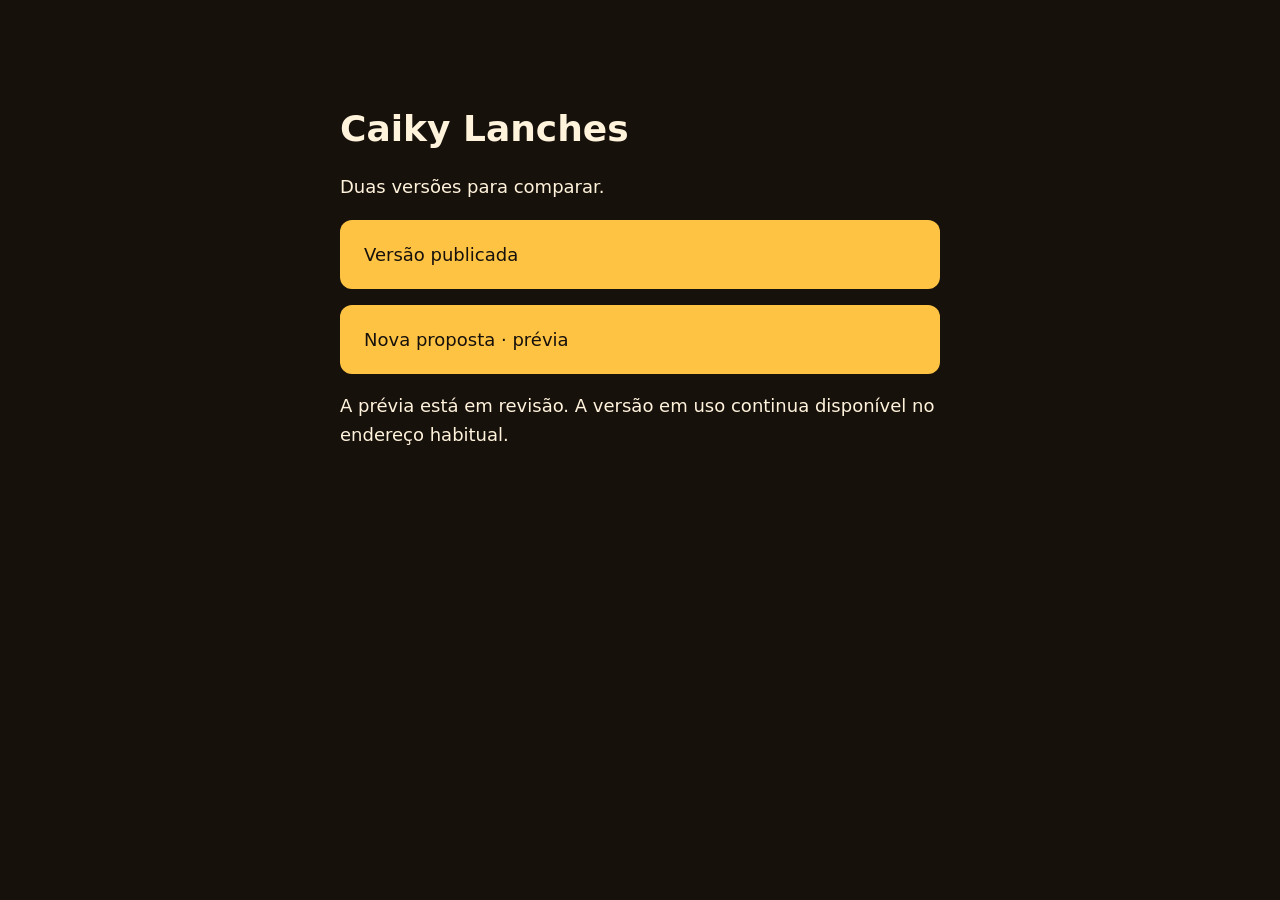
<file: index.html>
<!doctype html><html lang="pt-BR"><meta charset="utf-8"><meta name="viewport" content="width=device-width,initial-scale=1"><title>Caiky Lanches · Versões</title><style>body{font:18px system-ui;max-width:600px;margin:60px auto;padding:24px;background:#17110c;color:#fff3dc}a{display:block;padding:24px;background:#ffc344;color:#17110c;margin:16px 0;border-radius:12px;text-decoration:none}p{line-height:1.6}</style><h1>Caiky Lanches</h1><p>Duas versões para comparar.</p><a href="producao/">Versão publicada</a><a href="previa/">Nova proposta · prévia</a><p>A prévia está em revisão. A versão em uso continua disponível no endereço habitual.</p></html>
</file>
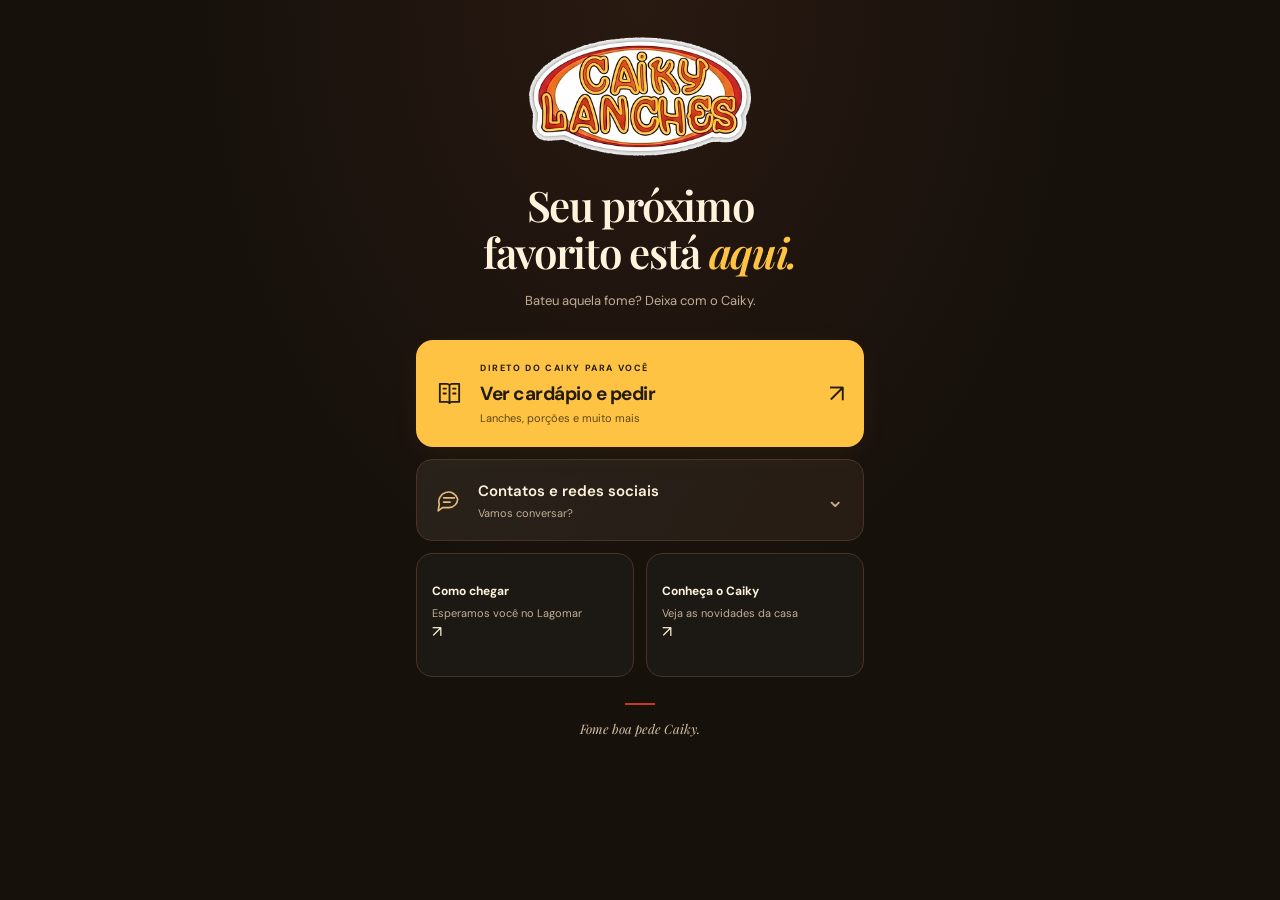
<file: previa/index.html>
<!doctype html>
<html lang="pt-BR"><head><meta charset="utf-8"><meta name="viewport" content="width=device-width,initial-scale=1"><meta name="theme-color" content="#17110c"><meta name="robots" content="noindex,nofollow"><meta name="description" content="Caiky Lanches: cardápio, pedidos e contatos em Lagomar, Macaé."><title>Caiky Lanches · Seu próximo favorito</title><link rel="icon" href="logo.png"><link rel="stylesheet" href="style.css"></head>
<body><a class="skip" href="#opcoes">Ir para as opções</a><main><header><img class="logo" src="logo.png" width="230" height="122" alt="Caiky Lanches"><h1>Seu próximo<br>favorito está <em>aqui.</em></h1><p class="welcome">Bateu aquela fome? Deixa com o Caiky.</p></header>
<nav id="opcoes" aria-label="Opções do Caiky Lanches"><a class="menu-primary" href="https://pedido.anota.ai/loja/caikylanches" target="_blank" rel="noopener noreferrer"><span class="icon" aria-hidden="true"><svg viewBox="0 0 24 24"><path d="M4 4h6a3 3 0 0 1 2 1 3 3 0 0 1 2-1h6v15h-6a3 3 0 0 0-2 1 3 3 0 0 0-2-1H4zM12 5v15M7 8h2M7 12h2M15 8h2M15 12h2"/></svg></span><span><small>DIRETO DO CAIKY PARA VOCÊ</small><strong>Ver cardápio e pedir</strong><span class="caption">Lanches, porções e muito mais</span></span><span class="arrow" aria-hidden="true">↗</span></a>
<details class="group"><summary><span class="icon" aria-hidden="true"><svg viewBox="0 0 24 24"><path d="M20 11a8 8 0 0 1-8 8H6l-4 3 1-6a8 8 0 1 1 17-5ZM7 10h10M7 14h6"/></svg></span><span><strong>Contatos e redes sociais</strong><span class="caption">Vamos conversar?</span></span><span class="chevron" aria-hidden="true">⌄</span></summary><div class="options"><a href="https://wa.me/5522999971096" target="_blank" rel="noopener noreferrer"><span><strong>Fale com a gente</strong><small>WhatsApp · (22) 99997-1096</small></span><span aria-hidden="true">↗</span></a><a href="https://www.instagram.com/lagomarcaikylanches/" target="_blank" rel="noopener noreferrer"><span><strong>Nosso Instagram</strong><small>@lagomarcaikylanches</small></span><span aria-hidden="true">↗</span></a></div></details>
<div class="secondary-grid"><a href="https://maps.google.com/?q=Caiky+Lanches+Lagomar+Macae" target="_blank" rel="noopener noreferrer"><span><strong>Como chegar</strong><small>Esperamos você no Lagomar</small></span><span aria-hidden="true">↗</span></a><a href="https://www.instagram.com/lagomarcaikylanches/" target="_blank" rel="noopener noreferrer"><span><strong>Conheça o Caiky</strong><small>Veja as novidades da casa</small></span><span aria-hidden="true">↗</span></a></div></nav><footer><span class="footer-rule"></span><p>Fome boa pede Caiky.</p></footer></main><script src="app.js"></script></body></html>
</file>
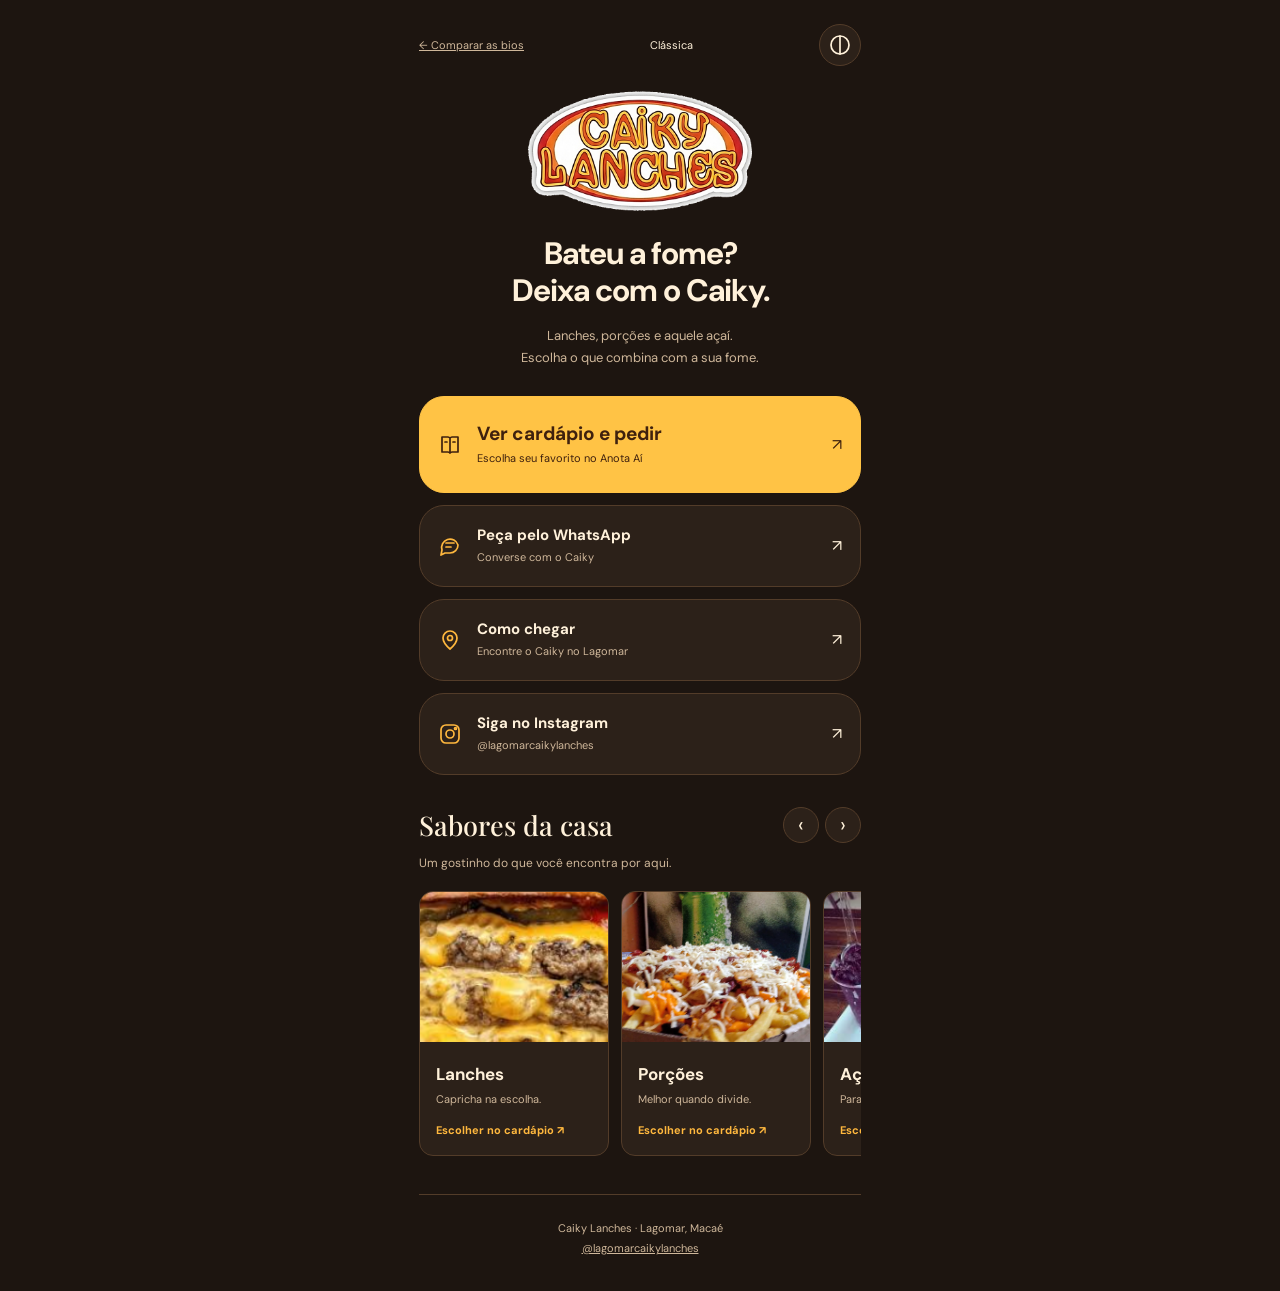
<file: previa/bio-v1.html>
<!doctype html><html lang="pt-BR"><head><meta charset="utf-8"><meta name="viewport" content="width=device-width,initial-scale=1"><meta name="robots" content="noindex,nofollow"><meta name="theme-color" content="#1d1510"><meta name="description" content="Cardápio, pedidos, contatos e sabores do Caiky Lanches em Lagomar, Macaé."><title>Caiky Lanches · Bio clássica</title><link rel="icon" href="logo.png"><link rel="stylesheet" href="bio.css"></head><body class="classic dark"><a class="skip" href="#opcoes">Ir para as opções</a><main><div class="toolbar"><a href="bios.html">← Comparar as bios</a><span>Clássica</span><button class="theme" aria-label="Ativar tema claro" aria-pressed="true" type="button"><svg viewBox="0 0 24 24" aria-hidden="true" fill="none" stroke="currentColor" stroke-width="1.7" stroke-linecap="round" stroke-linejoin="round"><circle cx="12" cy="12" r="9"/><path d="M12 3v18"/></svg></button></div><header><img class="logo" src="logo.png" width="232" height="123" alt="Caiky Lanches"><h1>Bateu a fome?<br>Deixa com o Caiky.</h1><p>Lanches, porções e aquele açaí.<br>Escolha o que combina com a sua fome.</p></header><nav id="opcoes" class="actions" aria-label="Pedidos e contatos do Caiky"><a class="action primary" href="https://pedido.anota.ai/loja/caikylanches" target="_blank" rel="noopener noreferrer"><span class="icon"><svg viewBox="0 0 24 24" aria-hidden="true" fill="none" stroke="currentColor" stroke-width="1.7" stroke-linecap="round" stroke-linejoin="round"><path d="M4 4h6a3 3 0 0 1 2 1 3 3 0 0 1 2-1h6v15h-6a3 3 0 0 0-2 1 3 3 0 0 0-2-1H4zM12 5v15M7 9h2M15 9h2"/></svg></span><span><strong>Ver cardápio e pedir</strong><small>Escolha seu favorito no Anota Aí</small></span><span class="arrow" aria-hidden="true">↗</span></a><a class="action " href="https://wa.me/5522999971096?text=Ol%C3%A1!%20Vim%20pela%20bio%20e%20gostaria%20de%20fazer%20um%20pedido." target="_blank" rel="noopener noreferrer"><span class="icon"><svg viewBox="0 0 24 24" aria-hidden="true" fill="none" stroke="currentColor" stroke-width="1.7" stroke-linecap="round" stroke-linejoin="round"><path d="M20 11a8 8 0 0 1-8 8H7l-4 2 1-5a8 8 0 1 1 16-5ZM8 9h8M8 13h5"/></svg></span><span><strong>Peça pelo WhatsApp</strong><small>Converse com o Caiky</small></span><span class="arrow" aria-hidden="true">↗</span></a><a class="action " href="https://maps.google.com/?q=Caiky+Lanches+Lagomar+Macae" target="_blank" rel="noopener noreferrer"><span class="icon"><svg viewBox="0 0 24 24" aria-hidden="true" fill="none" stroke="currentColor" stroke-width="1.7" stroke-linecap="round" stroke-linejoin="round"><path d="M19 10c0 5-7 11-7 11S5 15 5 10a7 7 0 1 1 14 0Z"/><circle cx="12" cy="10" r="2.5"/></svg></span><span><strong>Como chegar</strong><small>Encontre o Caiky no Lagomar</small></span><span class="arrow" aria-hidden="true">↗</span></a><a class="action " href="https://www.instagram.com/lagomarcaikylanches/" target="_blank" rel="noopener noreferrer"><span class="icon"><svg viewBox="0 0 24 24" aria-hidden="true" fill="none" stroke="currentColor" stroke-width="1.7" stroke-linecap="round" stroke-linejoin="round"><rect x="3" y="3" width="18" height="18" rx="5"/><circle cx="12" cy="12" r="4"/><circle cx="17.5" cy="6.5" r="1"/></svg></span><span><strong>Siga no Instagram</strong><small>@lagomarcaikylanches</small></span><span class="arrow" aria-hidden="true">↗</span></a></nav><section aria-labelledby="sabores"><div class="section-head"><h2 id="sabores">Sabores da casa</h2><div class="controls"><button type="button" data-move="-1" aria-label="Ver produtos anteriores">‹</button><button type="button" data-move="1" aria-label="Ver próximos produtos">›</button></div></div><p class="intro">Um gostinho do que você encontra por aqui.</p><div class="products" tabindex="0" role="region" aria-label="Produtos do Caiky"><a class="product" href="https://pedido.anota.ai/loja/caikylanches" target="_blank" rel="noopener noreferrer"><img src="bio-assets/burger_real.jpg" alt="Lanches — foto do acervo do Caiky" width="190" height="150" loading="lazy"><div><strong>Lanches</strong><p>Capricha na escolha.</p><span>Escolher no cardápio ↗</span></div></a><a class="product" href="https://pedido.anota.ai/loja/caikylanches" target="_blank" rel="noopener noreferrer"><img src="bio-assets/batata_real.jpg" alt="Porções — foto do acervo do Caiky" width="190" height="150" loading="lazy"><div><strong>Porções</strong><p>Melhor quando divide.</p><span>Escolher no cardápio ↗</span></div></a><a class="product" href="https://pedido.anota.ai/loja/caikylanches" target="_blank" rel="noopener noreferrer"><img src="bio-assets/acai_real.jpg" alt="Açaí — foto do acervo do Caiky" width="190" height="150" loading="lazy"><div><strong>Açaí</strong><p>Para fechar do seu jeito.</p><span>Escolher no cardápio ↗</span></div></a><a class="product" href="https://pedido.anota.ai/loja/caikylanches" target="_blank" rel="noopener noreferrer"><img src="bio-assets/pastel_real.jpg" alt="Pastéis — foto do acervo do Caiky" width="190" height="150" loading="lazy"><div><strong>Pastéis</strong><p>Mais um bom motivo.</p><span>Escolher no cardápio ↗</span></div></a></div></section><footer>Caiky Lanches · Lagomar, Macaé<br><a href="https://www.instagram.com/lagomarcaikylanches/" target="_blank" rel="noopener noreferrer">@lagomarcaikylanches</a></footer></main><script src="bio.js"></script></body></html>
</file>
<file: previa/style.css>
@import url('https://fonts.googleapis.com/css2?family=DM+Sans:wght@400;500;600;700&family=Playfair+Display:ital,wght@0,600;0,700;1,600&display=swap');
:root{color-scheme:dark;--bg:#141210;--cream:#fff0d9;--muted:#b5a99a;--yellow:#ffd132;--line:#3a332b;--card:#211e19;--red:#f4252d}
*{box-sizing:border-box}body{margin:0;background:var(--bg);color:var(--cream);font-family:'DM Sans',sans-serif;-webkit-font-smoothing:antialiased;background-image:radial-gradient(ellipse at 50% 0, #4b2a1b55,transparent 48%);min-height:100svh}main{max-width:496px;margin:auto;padding:36px 24px 24px}header{text-align:center}.eyebrow{display:flex;align-items:center;justify-content:center;gap:12px;font-size:9px;letter-spacing:2.5px;color:var(--muted);font-weight:600}.eyebrow span{width:28px;height:1px;background:var(--line)}.logo{display:block;object-fit:cover;border-radius:50%;margin:25px auto 19px;box-shadow:0 0 0 5px #141210,0 0 0 6px #6c4c23}.since{font-size:9px;letter-spacing:2px;color:var(--yellow);margin:22px 0 13px;font-weight:600}h1{font-family:'Playfair Display',Georgia,serif;font-size:43px;line-height:1.12;letter-spacing:-1.3px;margin:0;font-weight:600}h1 em{color:var(--yellow);font-weight:600}.welcome{font-size:12px;color:var(--muted);margin:15px 0 28px;line-height:1.6}nav{display:grid;gap:12px}a{color:inherit;text-decoration:none}button,summary,a{-webkit-tap-highlight-color:transparent}a:focus-visible,summary:focus-visible{outline:3px solid var(--yellow);outline-offset:5px}.menu-primary{background:var(--yellow);color:#231c0e;display:flex;align-items:center;gap:16px;padding:22px 19px;border-radius:17px;position:relative;box-shadow:0 7px 30px #ffd1320d;transition:transform .2s,background .2s}.menu-primary small{display:block;font-size:8px;font-weight:700;letter-spacing:1.6px;margin-bottom:7px}.menu-primary strong{font-size:19px;letter-spacing:-.5px}.caption{display:block;font-size:11px;font-weight:400;color:var(--muted);margin-top:5px}.menu-primary .caption{color:#5d4715}.icon{width:29px;height:29px;flex-shrink:0}.icon svg,svg{width:100%;height:100%;fill:none;stroke:currentColor;stroke-width:1.5;stroke-linecap:round;stroke-linejoin:round}.arrow{margin-left:auto;font-size:25px}.group{border:1px solid var(--line);background:linear-gradient(120deg,#28221b,var(--card));border-radius:16px;overflow:hidden}.group summary{list-style:none;display:flex;align-items:center;gap:16px;padding:19px;cursor:pointer;min-height:80px}.group summary::-webkit-details-marker{display:none}.group summary>.icon{color:#e6bc79;width:26px;height:26px}.group strong{font-size:15px;font-weight:600}.chevron{margin-left:auto;font-size:22px;color:var(--muted);transition:transform .2s}.group[open] .chevron{transform:rotate(180deg)}.group[open]{border-color:#8e6f37}.options{padding:0 15px 9px}.options a{border-top:1px solid var(--line);padding:16px 4px;display:flex;gap:12px;align-items:center;justify-content:space-between}.options a strong{font-size:13px}.options a small{display:block;margin-top:5px;font-size:11px;color:var(--muted)}.reservation strong{color:var(--yellow)}.secondary-grid{display:grid;grid-template-columns:1fr 1fr;gap:12px}.secondary-grid a{position:relative;border:1px solid var(--line);border-radius:16px;padding:18px 15px;background:#1c1915;min-height:124px;transition:border-color .2s}.secondary-grid strong{display:block;font-size:12px;margin-top:11px}.secondary-grid small{font-size:9px;color:var(--muted);display:block;margin-top:6px}.mini-icon{display:block;width:23px;height:23px;color:#e6bc79;font-size:30px;line-height:23px}.corner{position:absolute;top:19px;right:15px;font-size:16px;color:var(--muted)}footer{text-align:center;padding-top:26px}.footer-rule{display:block;width:30px;height:2px;margin:0 auto 15px;background:var(--red)}footer p{font-family:'Playfair Display',Georgia,serif;font-style:italic;font-size:13px;margin:0 0 12px;color:#d5c2a8}footer small{font-size:8px;letter-spacing:1.7px;color:#9c8e7e}.skip{position:absolute;top:-100px;padding:12px;background:var(--cream);color:var(--bg)}.skip:focus{top:10px;z-index:10}@media(min-width:700px){main{padding-top:42px;padding-bottom:30px}h1{font-size:48px}}@media(max-width:350px){main{padding-left:16px;padding-right:16px}h1{font-size:38px}.menu-primary{gap:12px}.menu-primary strong{font-size:17px}.secondary-grid a{padding:16px 12px}.secondary-grid strong{font-size:11px}}@media(prefers-reduced-motion:reduce){*{transition:none!important}}

/* Small feedback on touch; hover effects only on devices with a mouse. */
main{padding-top:max(24px,env(safe-area-inset-top));padding-bottom:max(24px,env(safe-area-inset-bottom))}
.logo{margin-top:12px}
.menu-primary,.secondary-grid a,.group summary,.options a{
  touch-action:manipulation;
  transition:transform 160ms ease-out,background-color 160ms ease-out,border-color 160ms ease-out;
}
.group{transition:border-color 180ms ease-out}
.menu-primary:active,.secondary-grid a:active{transform:scale(.98)}
.group summary:active,.options a:active{background-color:#ffd1320d;transform:scale(.99)}
.options a{min-height:60px}
@media(hover:hover) and (pointer:fine){
  .menu-primary:hover{background:#ffdc5e;transform:translateY(-2px)}
  .secondary-grid a:hover{border-color:#8e6f37;transform:translateY(-2px)}
  .group summary:hover{background-color:#ffd13208}
  .options a:hover strong{color:var(--yellow)}
}
@media(prefers-reduced-motion:no-preference){
  header{animation:arrive 380ms ease-out both}
  nav{animation:arrive 420ms 60ms ease-out both}
  .group[open] .options{animation:unfold 200ms ease-out both}
  @supports(interpolate-size:allow-keywords){
    .group{interpolate-size:allow-keywords}
    .group::details-content{
      block-size:0;opacity:0;overflow:clip;
      transition:block-size 220ms ease-out,opacity 180ms ease-out,content-visibility 220ms allow-discrete;
    }
    .group[open]::details-content{block-size:auto;opacity:1}
    .group[open] .options{animation:none}
  }
}
@keyframes arrive{from{opacity:0;transform:translateY(5px)}to{opacity:1;transform:translateY(0)}}
@keyframes unfold{from{opacity:0;transform:translateY(-3px)}to{opacity:1;transform:translateY(0)}}
@media(prefers-reduced-motion:reduce){
  *,*::before,*::after{animation:none!important;transition:none!important}
  .menu-primary:active,.secondary-grid a:active,.group summary:active,.options a:active{transform:none}
}

/* Caiky: oval logo, warm yellow and red from the original artwork. */
:root{--bg:#17110c;--cream:#fff3dc;--muted:#c3ae96;--yellow:#ffc344;--line:#493327;--card:#271c14;--red:#c83922}
.logo{width:230px;height:auto;border-radius:0;object-fit:contain;box-shadow:none;margin:10px auto 26px;max-width:80%}
h1{font-size:42px}.welcome{font-size:13px}.menu-primary small{font-size:9px}.secondary-grid small{font-size:11px;line-height:1.5}
.wifi-action{width:100%;font:inherit;color:inherit;background:none;text-align:left;border:0;cursor:pointer;min-height:64px;padding:16px 4px;display:block}.wifi-action strong{font-size:13px}.wifi-action small{display:block;margin-top:5px;color:var(--muted);font-size:12px}.wifi-action:focus-visible{outline:3px solid var(--yellow);outline-offset:3px}.wifi-box{padding:0 4px 16px}.wifi-box img{width:150px;height:150px;display:block;background:white;margin:12px auto}.wifi-box p{font-size:12px;text-align:center;color:var(--muted)}.wifi-box code{font-size:14px;color:var(--cream);user-select:all}.wifi-box[hidden]{display:none}.status{min-height:20px;color:var(--yellow);font-size:12px}.since{margin-top:0}.preview-note{font-size:11px;color:var(--muted);margin-top:18px}
@media(max-width:350px){h1{font-size:36px}.logo{width:210px}}
</file>
<file: previa/bio.css>
@import url('https://fonts.googleapis.com/css2?family=DM+Sans:wght@400;500;600;700&family=Playfair+Display:wght@500;600&display=swap');
*{box-sizing:border-box}body{margin:0;--bg:#fff6e8;--card:#fffdf8;--ink:#512918;--muted:#795942;--line:#e5ceac;--accent:#b52f1b;--gold:#ffbf37;background:var(--bg);color:var(--ink);font-family:'DM Sans',Arial,sans-serif}body.dark{--bg:#1d1510;--card:#2c2119;--ink:#fff1da;--muted:#cfb79a;--line:#533c29;--accent:#ffb83e;--gold:#ffc345;color-scheme:dark}main{max-width:490px;padding:24px;margin:auto}.toolbar{display:flex;justify-content:space-between;align-items:center;gap:14px;font-size:11px}.toolbar>a{color:var(--muted)}button{font:inherit;cursor:pointer}.theme{width:42px;height:42px;border:1px solid var(--line);border-radius:50%;color:var(--ink);background:var(--card)}svg{width:24px;height:24px;vertical-align:middle}header{text-align:center;padding:22px 0 27px}.logo{display:block;width:232px;max-width:90%;height:auto;margin:0 auto 24px}h1{font:500 45px/1.1 'Playfair Display',Georgia,serif;letter-spacing:-1.5px;margin:0 auto 16px}header p{font-size:13px;line-height:1.7;color:var(--muted);margin:0}.actions{display:grid;gap:12px}.action{text-decoration:none;color:var(--ink);display:flex;align-items:center;gap:15px;padding:19px 18px;min-height:82px;border:1px solid var(--line);border-radius:16px;background:var(--card)}.action strong{display:block;font-size:15px}.action small{display:block;font-size:11px;line-height:1.6;color:var(--muted);margin-top:4px}.action .icon{color:var(--accent);flex-shrink:0}.arrow{margin-left:auto}.primary{background:var(--accent);color:#fff9eb;border-color:var(--accent);padding-top:24px;padding-bottom:24px}.primary .icon,.primary small{color:inherit}.primary strong{font-size:19px}.dark .primary{color:#35190c}.pair{display:grid;grid-template-columns:1fr 1fr;gap:12px}.pair .action{display:block;padding:18px 14px}.pair .icon{display:block;margin-bottom:12px}.pair .arrow{display:none}.pair strong{font-size:13px}.pair small{font-size:10px}details{background:var(--card);border:1px solid var(--line);border-radius:16px;overflow:hidden}summary{display:flex;align-items:center;gap:15px;padding:20px 18px;cursor:pointer;list-style:none}summary::-webkit-details-marker{display:none}summary strong{font-size:15px}summary small{display:block;font-size:11px;color:var(--muted);margin-top:4px}summary>span:last-child{margin-left:auto}details[open] summary>span:last-child{transform:rotate(45deg)}.inside{padding:0 14px 10px}.inside .action{border:0;border-top:1px solid var(--line);border-radius:0;padding:16px 4px;min-height:65px}section{padding-top:32px}.section-head{display:flex;align-items:center;justify-content:space-between;gap:12px}.section-head h2{font:500 27px 'Playfair Display',Georgia,serif;margin:0}.controls{display:flex;gap:6px}.controls button{border:1px solid var(--line);background:var(--card);color:var(--ink);width:36px;height:36px;border-radius:50%;font-size:21px}.intro{font-size:12px;color:var(--muted);line-height:1.7;margin:10px 0 18px}.products{display:grid;gap:12px}.product{display:flex;gap:16px;align-items:center;padding:12px;background:var(--card);border:1px solid var(--line);border-radius:14px;text-decoration:none;color:var(--ink)}.product img{width:94px;height:94px;border-radius:9px;object-fit:cover;flex-shrink:0}.product strong{font-size:17px}.product p{font-size:11px;color:var(--muted);margin:7px 0 12px}.product span{font-size:11px;color:var(--accent);font-weight:700}.classic .products{display:flex;overflow:auto;scroll-snap-type:x mandatory;padding-bottom:10px}.classic .product{display:block;min-width:190px;max-width:190px;padding:0;overflow:hidden;scroll-snap-align:start}.classic .product img{width:100%;height:150px;border-radius:0}.classic .product>div{padding:16px}.classic .action{border-radius:25px}.classic h1{font:700 31px/1.2 'DM Sans',Arial,sans-serif;letter-spacing:-1px}.classic .primary{background:var(--gold);color:#3f210e;border-color:var(--gold)}.classic .primary .icon{color:#3f210e}.refined .controls{display:none}footer{text-align:center;border-top:1px solid var(--line);margin-top:28px;padding:24px 0 8px;font-size:11px;color:var(--muted);line-height:1.8}footer a{color:inherit}.skip{position:absolute;left:10px;top:-90px;background:var(--ink);color:var(--bg);padding:15px}.skip:focus{top:10px}a:focus-visible,button:focus-visible,summary:focus-visible,.products:focus-visible{outline:3px solid var(--accent);outline-offset:4px}a,button,summary{touch-action:manipulation;-webkit-tap-highlight-color:transparent}@media(max-width:350px){main{padding:18px 16px}h1{font-size:39px}.product img{width:80px;height:90px}.product{gap:12px}.toolbar{font-size:10px}}@media(hover:hover) and (pointer:fine){.action:hover,.product:hover{transform:translateY(-2px)}}@media(prefers-reduced-motion:no-preference){.action,.product{transition:transform .18s}.action:active,.product:active{transform:scale(.985)}.inside{animation:open .18s ease-out}@keyframes open{from{opacity:0;transform:translateY(-3px)}to{opacity:1;transform:none}}}@media(prefers-reduced-motion:reduce){*{animation:none!important;transition:none!important}}

[hidden]{display:none!important}.modes{display:flex;gap:5px;padding:5px;border:1px solid var(--line);border-radius:30px;margin-top:20px;background:var(--card)}.modes button{flex:1;min-height:44px;border:0;border-radius:24px;color:var(--muted);background:transparent;font:inherit;font-size:13px;font-weight:600}.modes button[aria-pressed=true]{background:var(--accent);color:#fff9eb}.dark .modes button[aria-pressed=true]{color:#35190c}.mode-caption{font-size:11px;color:var(--muted);text-align:center;line-height:1.6;margin:10px 10px 0}.refined h1{font-size:37px;letter-spacing:-1px}.wifi-info{padding:0 20px 20px;font-size:13px}.wifi-info img{display:block;margin:16px auto;background:#fff;border-radius:10px}.wifi-info code{font-size:15px;user-select:all}.wifi-info button{padding:13px 20px;background:var(--accent);color:var(--bg);border:0;border-radius:24px;font-weight:bold;min-height:44px}.review{border-color:var(--accent)}@media(max-width:350px){.refined h1{font-size:32px}}
</file>
